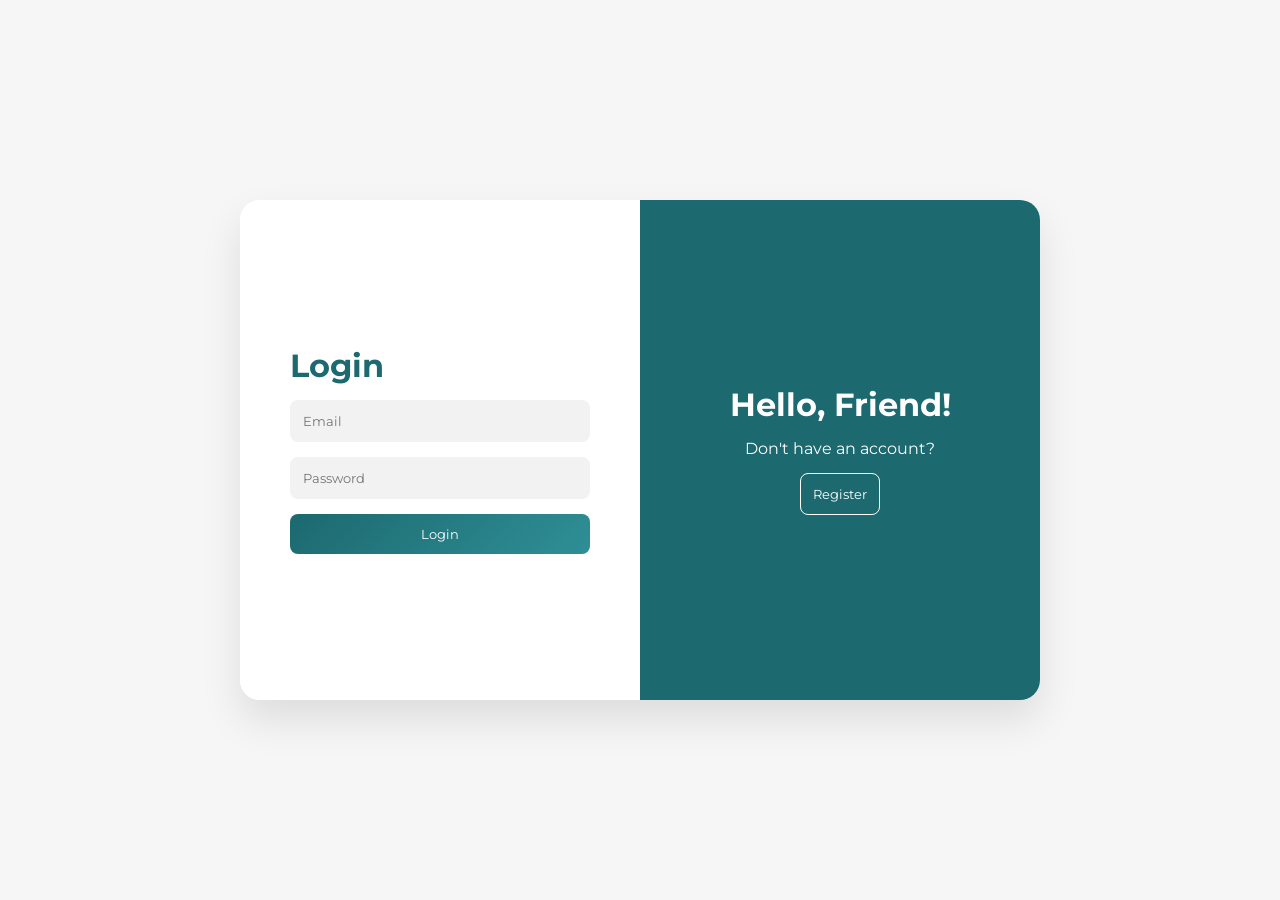
<file: docs/index.html>
<!DOCTYPE html>
<html lang="en">
<head>
  <meta charset="UTF-8">
  <title>Auth UI</title>
  <link rel="stylesheet" href="style.css">
</head>
<body>

<div class="container" id="container">

  <!-- REGISTER -->
  <div class="form-container sign-up">
    <form>
      <h1>Create Account</h1>
      <input type="text" placeholder="Name">
      <input type="email" placeholder="Email">
      <input type="password" placeholder="Password">
      <button>Sign Up</button>
    </form>
  </div>

  <!-- LOGIN -->
  <div class="form-container sign-in">
    <form>
      <h1>Login</h1>
      <input type="email" placeholder="Email">
      <input type="password" placeholder="Password">
      <button>Login</button>
    </form>
  </div>

  <!-- PANEL -->
  <div class="overlay-container">
    <div class="overlay">

      <div class="overlay-panel left">
        <h1>Welcome Back!</h1>
        <p>Already have an account?</p>
        <button id="loginBtn">Login</button>
      </div>

      <div class="overlay-panel right">
        <h1>Hello, Friend!</h1>
        <p>Don't have an account?</p>
        <button id="registerBtn">Register</button>
      </div>

    </div>
  </div>

</div>

<script src="script.js"></script>
</body>
</html>
</file>
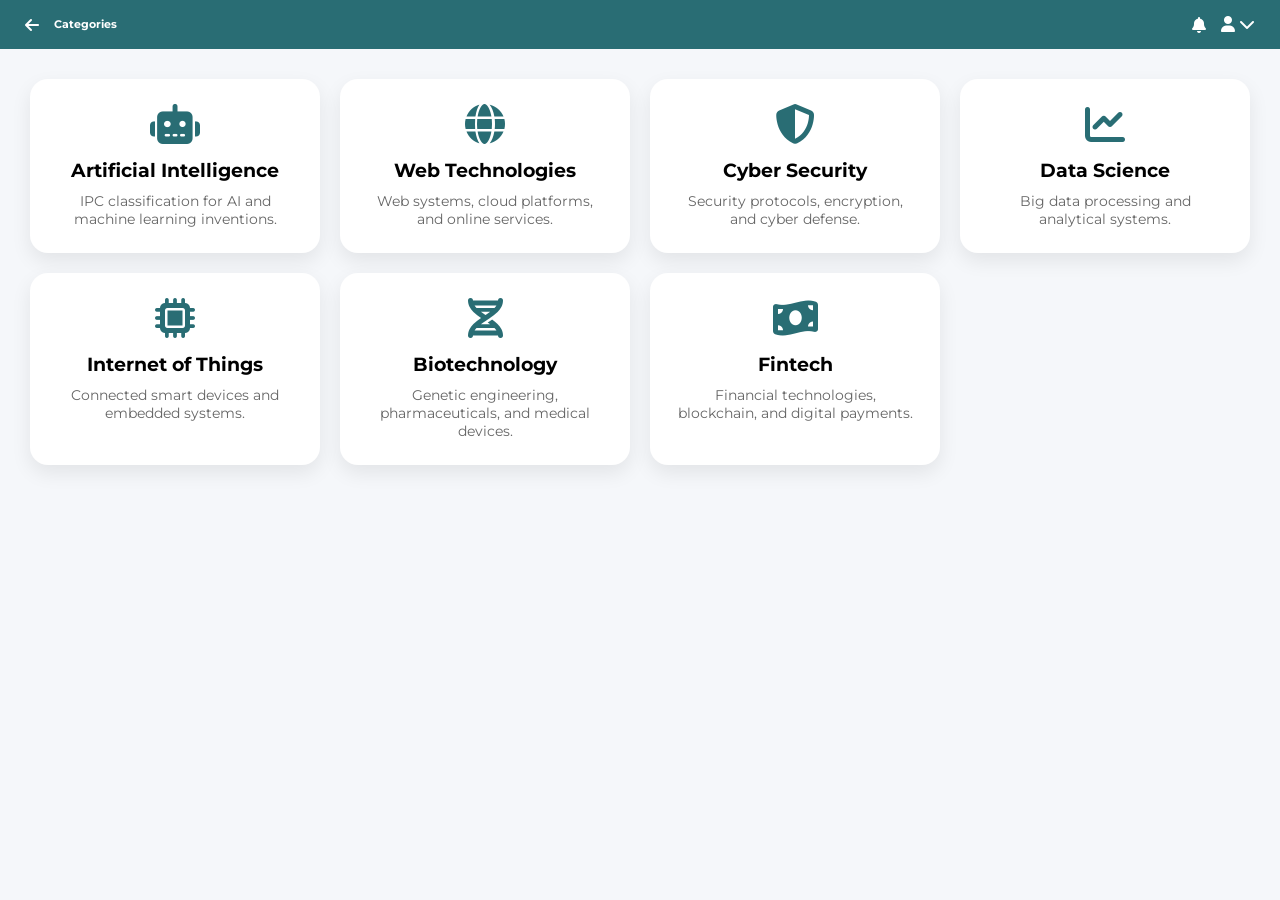
<file: public/categories/categories.html>
<!DOCTYPE html>
<html lang="en">
<head>
    <meta charset="UTF-8">
    <meta name="viewport" content="width=device-width, initial-scale=1.0">
    
    <link rel="stylesheet" href="https://cdnjs.cloudflare.com/ajax/libs/font-awesome/6.4.0/css/all.min.css">
    <link rel="stylesheet" href="categories.css">

    <title>Technical Categorization Engine</title>
</head>

<body>

    <nav class="panel-header">

        <div class="left">
                <i class="fa-solid fa-arrow-left" onclick="goBack()"></i>
            <h6>Categories</h6>
        </div>

        <div class="right">

            <i class="fas fa-bell icon-btn"></i>

            <div class="user icon-btn">
                <i class="fas fa-user"></i>
                <i class="fas fa-chevron-down small"></i>
            </div>

        </div>

    </nav>

    <div class="cards">
        <div class="card" data-target="ai-section">
            <i class="fas fa-robot"></i>

            <h3>Artificial Intelligence</h3>

            <p>
                IPC classification for AI and machine learning inventions.
            </p>
        </div>
        <div class="card" data-target="web-section">
            <i class="fas fa-globe"></i>

            <h3>Web Technologies</h3>

            <p>
                Web systems, cloud platforms, and online services.
            </p>
        </div>

        <div class="card" data-target="security-section">
            <i class="fas fa-shield-halved"></i>

            <h3>Cyber Security</h3>

            <p>
                Security protocols, encryption, and cyber defense.
            </p>
        </div>

        <div class="card" data-target="data-section">
            <i class="fas fa-chart-line"></i>

            <h3>Data Science</h3>

            <p>
                Big data processing and analytical systems.
            </p>
        </div>

        <div class="card" data-target="iot-section">
            <i class="fas fa-microchip"></i>

            <h3>Internet of Things</h3>

            <p>
                Connected smart devices and embedded systems.
            </p>
        </div>

        <div class="card" data-target="biotech-section">
            <i class="fas fa-dna"></i>

            <h3>Biotechnology</h3>

            <p>
                Genetic engineering, pharmaceuticals, and medical devices.
            </p>
        </div>

        <div class="card" data-target="fintech-section">
            <i class="fas fa-money-bill-wave"></i>

            <h3>Fintech</h3>

            <p>
                Financial technologies, blockchain, and digital payments.
            </p>
        </div>

    </div>

    <div class="all_section">

        <div id="ai-section" class="section-card">

            <h2>AI - IPC Categories</h2>

            <div class="content">

                <div class="ipc-item">

                    <p class="code">Code :</p>
                    <h6>G06N</h6>

                    <p class="title">Title :</p>
                    <p>Computer Systems Based on Specific Models</p>

                    <p class="Discription">Description :</p>
                    <p>
                        Covers neural networks, machine learning systems,
                        and artificial intelligence processing models.
                    </p>

                </div>

                <div class="ipc-item">

                    <p class="code">Code :</p>
                    <h6>G06F</h6>

                    <p class="title">Title :</p>
                    <p>Electric Digital Data Processing</p>

                    <p class="Discription">Description :</p>
                    <p>
                        Includes intelligent computing algorithms,
                        software automation, and AI-based processing.
                    </p>

                </div>

            </div>

        </div>

        <div id="web-section" class="section-card">

            <h2>Web Technologies</h2>

            <div class="content">

                <div class="ipc-item">

                    <p class="code">Code :</p>
                    <h6>H04L</h6>

                    <p class="title">Title :</p>
                    <p>Digital Information Transmission</p>

                    <p class="Discription">Description :</p>
                    <p>
                        Covers internet communication systems,
                        networking protocols, and web infrastructure.
                    </p>

                </div>

                <div class="ipc-item">

                    <p class="code">Code :</p>
                    <h6>G06Q</h6>

                    <p class="title">Title :</p>
                    <p>Data Processing Systems</p>

                    <p class="Discription">Description :</p>
                    <p>
                        Includes e-commerce platforms,
                        online transactions, and business web applications.
                    </p>

                </div>

            </div>

        </div>

        <!-- Security Section -->
        <div id="security-section" class="section-card">

            <h2>Cyber Security</h2>

            <div class="content">

                <div class="ipc-item">

                    <p class="code">Code :</p>
                    <h6>H04L 9/00</h6>

                    <p class="title">Title :</p>
                    <p>Cryptographic Mechanisms</p>

                    <p class="Discription">Description :</p>
                    <p>
                        Encryption methods, authentication systems,
                        and secure communication technologies.
                    </p>

                </div>

                <div class="ipc-item">

                    <p class="code">Code :</p>
                    <h6>G06F 21/00</h6>

                    <p class="title">Title :</p>
                    <p>Security Arrangements</p>

                    <p class="Discription">Description :</p>
                    <p>
                        Protection against unauthorized access,
                        malware detection, and cybersecurity systems.
                    </p>

                </div>

            </div>

        </div>

        <!-- Data Section -->
        <div id="data-section" class="section-card">

            <h2>Data Science</h2>

            <div class="content">

                <div class="ipc-item">

                    <p class="code">Code :</p>
                    <h6>G06F 16/00</h6>

                    <p class="title">Title :</p>
                    <p>Information Retrieval</p>

                    <p class="Discription">Description :</p>
                    <p>
                        Database management, search engines,
                        and data indexing technologies.
                    </p>

                </div>

                <div class="ipc-item">

                    <p class="code">Code :</p>
                    <h6>G06Q 10/00</h6>

                    <p class="title">Title :</p>
                    <p>Data Analytics</p>

                    <p class="Discription">Description :</p>
                    <p>
                        Business intelligence systems,
                        predictive analytics, and statistical processing.
                    </p>

                </div>

            </div>

        </div>

        <!-- IoT Section -->
        <div id="iot-section" class="section-card">

            <h2>Internet of Things (IoT)</h2>

            <div class="content">

                <div class="ipc-item">

                    <p class="code">Code :</p>
                    <h6>H04W</h6>

                    <p class="title">Title :</p>
                    <p>Wireless Communication Networks</p>

                    <p class="Discription">Description :</p>
                    <p>
                        Smart connected devices,
                        wireless communication, and IoT networks.
                    </p>

                </div>

                <div class="ipc-item">

                    <p class="code">Code :</p>
                    <h6>G08C</h6>

                    <p class="title">Title :</p>
                    <p>Transmission Systems</p>

                    <p class="Discription">Description :</p>
                    <p>
                        Remote monitoring systems,
                        sensors, and machine-to-machine communication.
                    </p>

                </div>

            </div>

        </div>

        <!-- Biotechnology -->
        <div id="biotech-section" class="section-card">

            <h2>Biotechnology</h2>

            <div class="content">

                <div class="ipc-item">

                    <p class="code">Code :</p>
                    <h6>C12N</h6>

                    <p class="title">Title :</p>
                    <p>Microorganisms or Enzymes</p>

                    <p class="Discription">Description :</p>
                    <p>
                        Genetic engineering, cell fusion,
                        and recombinant DNA technology.
                    </p>

                </div>

                <div class="ipc-item">

                    <p class="code">Code :</p>
                    <h6>A61K</h6>

                    <p class="title">Title :</p>
                    <p>Preparations for Medical Purposes</p>

                    <p class="Discription">Description :</p>
                    <p>
                        Pharmaceuticals, vaccines,
                        and medicinal preparations derived from biotechnological processes.
                    </p>

                </div>

            </div>

        </div>

        <div id="fintech-section" class="section-card">

            <h2>Fintech</h2>

            <div class="content">

                <div class="ipc-item">

                    <p class="code">Code :</p>
                    <h6>G06Q 20/00</h6>

                    <p class="title">Title :</p>
                    <p>Payment Architectures</p>

                    <p class="Discription">Description :</p>
                    <p>
                        Digital payment systems,
                        mobile wallets, and electronic fund transfers.
                    </p>

                </div>

                <div class="ipc-item">

                    <p class="code">Code :</p>
                    <h6>G06Q 40/00</h6>

                    <p class="title">Title :</p>
                    <p>Finance, Insurance, and Trading</p>

                    <p class="Discription">Description :</p>
                    <p>
                        Algorithmic trading, risk management,
                        and blockchain-based financial systems.
                    </p>

                </div>

            </div>

        </div>

    </div>

    <script src="./categories.js"></script>

</body>
</html>
</file>
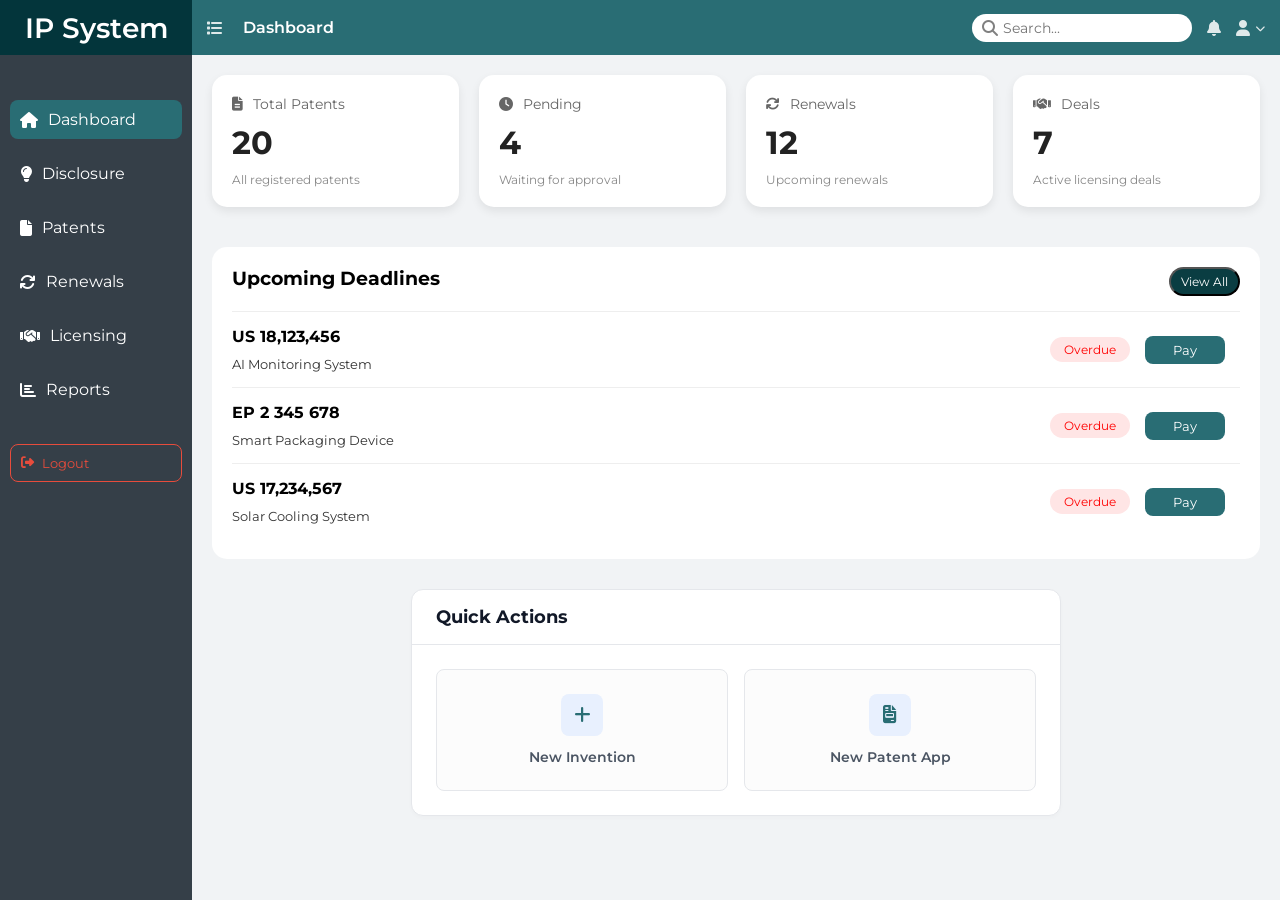
<file: public/disclosure/disclure.html>
<!DOCTYPE html>
<html >
<head>
    <meta charset="UTF-8">
    <meta name="viewport" content="width=device-width, initial-scale=1.0">
    <title>Dashboard - IP System</title>
    <link rel="stylesheet" href="https://cdnjs.cloudflare.com/ajax/libs/font-awesome/6.4.0/css/all.min.css">
    <link rel="stylesheet" href="discolure.css">
</head>
<body>

<div class="container">

    <!-- Sidebar -->
    <div class="sidebar">
        <h2 class="logo">IP System</h2>

        <ul class="menu">
            <li><a href="#" class="active"><i class="fas fa-home"></i> Dashboard</a></li>
            <li><a href="#"><i class="fas fa-lightbulb"></i> Disclosure</a></li>
            <li><a href="#"><i class="fas fa-file"></i> Patents</a></li>
            <li><a href="#"><i class="fas fa-sync"></i> Renewals</a></li>
            <li><a href="#"><i class="fas fa-handshake"></i> Licensing</a></li>
            <li><a href="#"><i class="fas fa-chart-bar"></i> Reports</a></li>
        </ul>

        <button class="logout">
            <i class="fas fa-sign-out-alt"></i>
            Logout
        </button>
    </div>

    <!-- Main Content -->
    <div class="page_structure">

        <!-- Navbar -->
        <nav class="panel-header">
            <div class="left">
                <i class="fas fa-list icon-btn" onclick="toggleSidebar()"></i>
                <h6>Dashboard</h6>
            </div>

            <div class="right">
                <div class="search-box">
                    <i class="fas fa-search"></i>
                    <input type="text" placeholder="Search...">
                </div>
                <i class="fas fa-bell icon-btn"></i>
                <div class="user icon-btn">
                    <i class="fas fa-user"></i>
                    <i class="fas fa-chevron-down small"></i>
                </div>
            </div>
        </nav>

        <!-- Cards -->
        <div class="cards">
            <div class="card">
                <div class="card-top">
                    <i class="fas fa-file-alt"></i>
                    <span>Total Patents</span>
                </div>
                <h1>20</h1>
                <p>All registered patents</p>
            </div>

            <div class="card">
                <div class="card-top">
                    <i class="fas fa-clock"></i>
                    <span>Pending</span>
                </div>
                <h1>4</h1>
                <p>Waiting for approval</p>
            </div>

            <div class="card">
                <div class="card-top">
                    <i class="fas fa-sync"></i>
                    <span>Renewals</span>
                </div>
                <h1>12</h1>
                <p>Upcoming renewals</p>
            </div>

            <div class="card">
                <div class="card-top">
                    <i class="fas fa-handshake"></i>
                    <span>Deals</span>
                </div>
                <h1>7</h1>
                <p>Active licensing deals</p>
            </div>
        </div>

        <!-- Deadlines -->
        <div class="deadlines-box">
            <div class="deadlines-header">
                <h3>Upcoming Deadlines</h3>
                <button class="view-all">View All</button>
            </div>
            <div class="deadline-list">
            </div>
        </div>
<!-- Quick Actions --->
        <div class="quick_action">
            <div class="title_quick">
                <h3>Quick Actions</h3>
            </div>
            <div class="bodyAction">
                <div class="action-card">
                <a href="../inventore/inventore.html">
                        <div class="icon-wrapper">
                        <i class="fa-solid fa-plus"></i>
                    </div>
                </a>
                    <span>New Invention</span>
                </div>



                <div class="action-card">
                    <a href="#">
                    <div class="icon-wrapper">
                        <i class="fa-solid fa-file-invoice"></i>
                    </div>
                    </a>
                    <span>New Patent App</span>
                </div>
            </div>
        </div>

    </div>
</div>

<script src="js.js"></script>

</body>
</html>
</file>
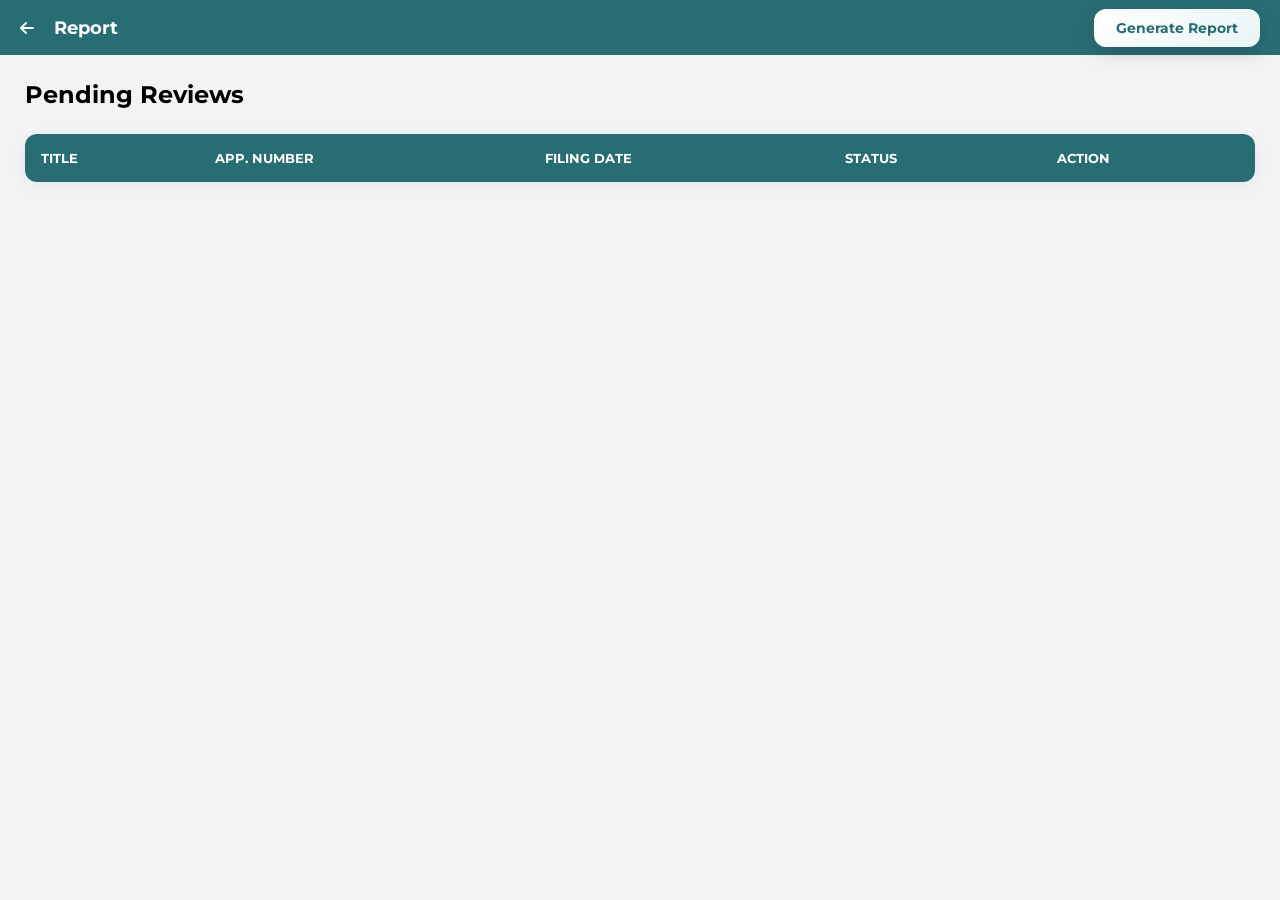
<file: public/report/report.html>
<!DOCTYPE html>
<html lang="en">
<head>
    <meta charset="UTF-8">
    <meta name="viewport" content="width=device-width, initial-scale=1.0">
    <link rel="stylesheet" href="./report.css">
    <link rel="stylesheet" href="https://cdnjs.cloudflare.com/ajax/libs/font-awesome/6.4.0/css/all.min.css">
    <title>Document</title>
</head>
<body>
    <div class="contianer">
                    <nav class="panel-header">
                <div class="left">
                <i class="fa-solid fa-arrow-left" onclick="goBack()"></i>
                    <h2>Report</h2>
                </div>
                <div class="right">
                    <button>Generate Report</button>
                </div>
            </nav>
            <div class="content-wrapper">
                <div class="header-actions">
                    <h2>Pending  Reviews</h2>
                </div>

                <section>
                    <table>
                        <thead>
                            <tr>
                                <th>TITLE</th>
                                <th>APP. NUMBER</th>
                                <th>FILING DATE</th>
                                <th>STATUS</th>
                                <th>ACTION</th>
                            </tr>
                        </thead>
                        <tbody>
                        </tbody>
                    </table>
                </section>
            </div>
    </div>
</body>
</html>
</file>
<file: docs/style.css>
@import url('https://fonts.googleapis.com/css2?family=Montserrat:ital,wght@0,100..900;1,100..900&family=Roboto+Condensed:ital,wght@0,100..900;1,100..900&display=swap');
* {
  margin: 0;
  padding: 0;
  box-sizing: border-box;
  font-family: "Montserrat", sans-serif;
}

body {
  font-family: sans-serif;
  background: #f6f6f6;
  display: flex;
  justify-content: center;
  align-items: center;
  height: 100vh;
}

.container {
  position: relative;
  width: 800px;
  height: 500px;
  background: #fff;
  border-radius: 20px;
  overflow: hidden;
  box-shadow: 0 20px 40px rgba(0,0,0,0.1);
}

/* FORMS */
.form-container {
  position: absolute;
  top: 0;
  height: 100%;
  width: 50%;
  transition: 0.6s ease-in-out;
}

.sign-in {
  left: 0;
  z-index: 2;
}

.sign-up {
  left: 0;
  opacity: 0;
  z-index: 1;
}

/* ACTIVE */
.container.active .sign-in {
  transform: translateX(100%);
}

.container.active .sign-up {
  transform: translateX(100%);
  opacity: 1;
  z-index: 5;
}

/* FORM STYLE */
form {
  background: #fff;
  display: flex;
  flex-direction: column;
  padding: 50px;
  height: 100%;
  justify-content: center;
  gap: 15px;
}

input {
  padding: 12px;
  border-radius: 8px;
  border: 1px solid transparent;
  background: #f2f2f2;
}
input:focus{
    border: 2px solid #1c696f;
  outline: none;

}
form h1{
    color: #1c696f;
}

button {
  padding: 12px;
  border: none;
background: linear-gradient(135deg, #1c696f, #2f8f96);
  color: white;
  border-radius: 8px;
  cursor: pointer;
}

/* OVERLAY */
.overlay-container {
  position: absolute;
  left: 50%;
  width: 50%;
  height: 100%;
  overflow: hidden;
  transition: 0.6s ease-in-out;
}

.container.active .overlay-container {
  transform: translateX(-100%);
}

.overlay {
  background:#1c696f ;
  color: white;
  position: relative;
  left: -100%;
  height: 100%;
  width: 200%;
  display: flex;
  transition: 0.6s ease-in-out;
}

.container.active .overlay {
  transform: translateX(50%);
}

.overlay-panel {
  width: 50%;
  display: flex;
  flex-direction: column;
  justify-content: center;
  align-items: center;
  gap: 15px;
}

.overlay-panel button {
  background: transparent;
  border: 1px solid #fff;
}
.overlay-panel button:hover{
    background-color: #fff;
    color: #1c696f;
}
</file>
<file: public/categories/categories.css>
@import url('https://fonts.googleapis.com/css2?family=Montserrat:wght@100..900&display=swap');

*{
    margin:0;
    padding:0;
    box-sizing:border-box;
    font-family:"Montserrat",sans-serif;
}

body{
    background:#f5f7fa;
}

/* NAVBAR */
.panel-header{
    background:#296d74;
    color:white;
    display:flex;
    justify-content:space-between;
    align-items:center;
    padding:15px 25px;
    position:sticky;
    top:0;
    z-index:1000;
}

.left,.right{
    display:flex;
    align-items:center;
    gap:15px;
}

.icon-btn{
    cursor:pointer;
}

.search-box{
    display:flex;
    align-items:center;
    background:white;
    border-radius:25px;
    padding:8px 15px;
}

.search-box input{
    border:none;
    outline:none;
    margin-left:8px;
}
.fa-arrow-left{
    cursor: pointer;
}
/* TOP CARDS */
.cards{
    display:grid;
    grid-template-columns:repeat(auto-fit,minmax(250px,1fr));
    gap:20px;
    padding:30px;
}

.card{
    background:white;
    padding:25px;
    border-radius:18px;
    text-align:center;
    box-shadow:0 8px 20px rgba(0,0,0,.08);
    cursor:pointer;
    transition:.3s;
}

.card:hover{
    transform:translateY(-8px);
}

.card i{
    font-size:40px;
    color:#296d74;
    margin-bottom:15px;
}

.card h3{
    margin-bottom:10px;
}

.card p{
    color:#666;
    font-size:14px;
}

/* SECTIONS */
.all_section{
    padding:20px;
}

.section-card{
    display: none;
    background:white;
    margin-bottom:30px;
    padding:25px;
    border-radius:18px;
    box-shadow:0 8px 20px rgba(0,0,0,.08);
}
.section-card.active{
    display:block;
}

.section-card h2{
    margin-bottom:20px;
    color:#296d74;
}

/* IPC ITEMS */
.content{
    display:grid;
    grid-template-columns:repeat(auto-fit,minmax(280px,1fr));
    gap:20px;
}

.ipc-item{
    background:#f9fbfc;
    padding:20px;
    border-radius:15px;
    border-left:5px solid #296d74;
    transition:.3s;
}

.ipc-item:hover{
    transform:translateY(-5px);
}

.code{
    font-weight:700;
    color:black !important;
}

.title,
.Discription{
    font-weight:600;
    margin-top:12px;
    color:#296d74;
}

.ipc-item h6{
    font-size:18px;
    margin:10px 0;
}

.ipc-item p{
    color:#444;
    line-height:1.6;
}
</file>
<file: public/disclosure/discolure.css>
@import url('https://fonts.googleapis.com/css2?family=Montserrat:ital,wght@0,100..900;1,100..900&family=Roboto+Condensed:ital,wght@0,100..900;1,100..900&display=swap');
* {
    margin: 0;
    padding: 0;
    box-sizing: border-box;
     font-family: "Montserrat", sans-serif;
}

html, body {
    height: 100%;
    background-color: #f1f3f5;

}

/* ================= Layout ================= */
.container {
    display: flex;
    min-height: 100vh;
}

/* Sidebar */
.sidebar {
    background-color: #353f48;
    width: 15vw;
    height: 100vh;
    position: fixed;
    top: 0;
    left: 0;
    display: flex;
    flex-direction: column;
    transition: all 0.3s ease;
    z-index: 1000;
    overflow-y: auto;
}
.container.closed .sidebar {
    transform: translateX(-100%);
}
.container.closed .page_structure {
    margin-left: 0;
    width: 100%;
}

/* Logo */
.logo {
    background-color: #03353b;
    color: white;
    display: flex;
    justify-content: center;
    align-items: center;
    height: 55px;
    margin-bottom: 30px;
    text-align: center;
    font-weight: 600;
    font-size: 28px;
}

/* Menu */
.menu {
    list-style: none;
    padding: 0 10px;
}

.menu li {
    margin: 15px 0;
}

.menu a {
    color: white;
    text-decoration: none;
    display: flex;
    align-items: center;
    gap: 10px;
    padding: 10px;
    border-radius: 8px;
    transition: 0.3s;
}

.menu a:hover,
.menu a.active {
    background-color: #296d74;
}

/* Logout */
.logout {
    margin-top: auto;
    margin: 20px 10px;
    padding: 10px;
    border: 1px solid #e74c3c;
    background: transparent;
    color: #e74c3c;
    border-radius: 8px;
    cursor: pointer;
    display: flex;
    align-items: center;
    gap: 8px;
    transition: 0.3s;
}

.logout:hover {
    background: #e74c3c;
    color: white;
}

/* Main Content */
.page_structure {
    margin-left: 15vw;
    width: calc(100% - 15vw);
    min-height: 100vh;
    transition: all 0.3s ease;
    padding-bottom: 40px;
}

/* Navbar */
.panel-header {
    background-color: #296d74;
    color: white;
    display: flex;
    justify-content: space-between;
    align-items: center;
    height: 55px;
    position: sticky;
    top: 0;
    z-index: 900;
}

.left, .right {
    display: flex;
    align-items: center;
    gap: 20px;
    padding: 0 15px;
}

.icon-btn {
    cursor: pointer;
    opacity: 0.85;
    transition: 0.2s;
}

.icon-btn:hover {
    opacity: 1;
}

h6 {
    font-size: 16px;
    font-weight: 600;
}

.user {
    display: flex;
    align-items: center;
    gap: 5px;
}

.small {
    font-size: 10px;
}

/* Search */
.search-box {
    display: flex;
    align-items: center;
    background: white;
    border-radius: 20px;
    padding: 5px 10px;
    width: 220px;
}

.search-box i {
    color: gray;
    margin-right: 5px;
}

.search-box input {
    border: none;
    outline: none;
    font-size: 14px;
    width: 100%;
    background: transparent;
}

/* Cards */
.cards {
    display: grid;
    grid-template-columns: repeat(auto-fit, minmax(220px, 1fr));
    gap: 20px;
    padding: 20px;
}

.card {
    background: white;
    padding: 20px;
    border-radius: 15px;
    box-shadow: 0 4px 10px rgba(0,0,0,0.08);
    transition: 0.3s;
}

.card:hover {
    transform: translateY(-5px);
}

.card-top {
    display: flex;
    align-items: center;
    gap: 10px;
    color: #666;
    font-size: 14px;
}

.card h1 {
    font-size: 32px;
    margin: 10px 0;
    color: #222;
}

.card p {
    font-size: 12px;
    color: #888;
}

/* Deadlines */
.deadlines-box {
    background: white;
    margin: 20px;
    padding: 20px;
    border-radius: 15px;
}

.deadlines-header {
    display: flex;
    justify-content: space-between;
    margin-bottom: 15px;
}
.deadlines-header button{
    background-color: #0a3d42;
    color: #fff;
    padding: 5px 10px;
    border-radius: 20px;
    font-size: 12px;
    cursor: pointer;
}
.deadlines-header button:hover{
    color: #0a3d42;
    background-color: #fff;
}
.deadline-item {
    display: flex;
    justify-content: space-between;
    align-items: center;
    padding: 15px 0;
    border-top: 1px solid #eee;
}
.deadline-item p{
    margin-top: 10px;
    color: #333;
    font-size: 13px;
}
.right {
    display: flex;
    justify-content: flex-end; 
    gap: 15px;                 
    align-items: center;
}

.status {
    padding: 5px 10px;
    border-radius: 20px;
    font-size: 12px;
    
    display: inline-block; 
    width: 80px;   
    text-align: center;  
}

/* colors */
.red {
    background: #ffe5e5;
    color: red;
}

.orange {
    background: #fff4e5;
    color: orange;
}

.blue {
    background: #e5f0ff;
    color: blue;
}

.pay {
    background: #296d74;
    color: white;
    border: none;
    padding: 6px 12px;
    border-radius: 8px;
    cursor: pointer;
    
    width: 80px;           
    text-align: center;
    display: inline-block;
}


/* Quick Actions */
.quick_action {
    background-color: #ffffff;
    border: 1px solid #e5e7eb;
    border-radius: 12px;
    box-shadow: 0 2px 4px rgba(0,0,0,0.02);
    margin: 30px auto;
    max-width: 650px;
    width: 90%;
}

.title_quick {
    padding: 16px 24px;
    border-bottom: 1px solid #e5e7eb;
}

.title_quick h3 {
    margin: 0;
    font-size: 18px;
    color: #111827;
    font-weight: 700;
}

.bodyAction {
    display: flex;
    gap: 16px;
    padding: 24px;
    justify-content: center;
    flex-wrap: wrap;
}

.action-card {
    flex: 1;
    min-width: 160px;
    background-color: #fcfcfc;
    border: 1px solid #e5e7eb;
    border-radius: 8px;
    padding: 24px 16px;
    display: flex;
    flex-direction: column;
    align-items: center;
    justify-content: center;
    gap: 12px;
    cursor: pointer;
    transition: all 0.2s ease-in-out;
}
.action-card a{
    text-decoration: none;
}

.action-card:hover {
    border-color: #d1d5db;
    background-color: #ffffff;
    box-shadow: 0 4px 6px rgba(0,0,0,0.05);
}

.icon-wrapper {
    background-color: #e8f0fe;
    color: #296d74;
    width: 42px;
    height: 42px;
    border-radius: 8px;
    display: flex;
    align-items: center;
    justify-content: center;
    font-size: 18px;
}

.action-card span {
    font-size: 14px;
    color: #4b5563;
    font-weight: 600;
    text-align: center;
}

/* Responsive */
@media (max-width: 992px) {
    .sidebar {
        display: none;
    }
    .page_structure {
        width: 100%;
    }

}
</file>
<file: public/report/report.css>
@import url('https://fonts.googleapis.com/css2?family=Montserrat:ital,wght@0,100..900;1,100..900&family=Roboto+Condensed:ital,wght@0,100..900;1,100..900&display=swap');
* {
    margin: 0;
    padding: 0;
    box-sizing: border-box;
     font-family: "Montserrat", sans-serif;
}

html, body {
    height: 100%;
    background-color: #f1f3f5;

}

.panel-header{
    background-color: #296d74;
    color: white;
    display: flex;
    justify-content: space-between;
    align-items: center;
    height: 55px;
    position: sticky;
    top: 0;
    z-index: 999;
}

.left,
.right{
    display: flex;
    align-items: center;
    gap: 20px;
    padding: 0 20px;
}
.right button{
    padding: 10px 22px;
    border: none;
    outline: none;
    border-radius: 12px;
    background: linear-gradient(135deg, #ffffff, #e9f5f6);
    color: #296d74;
    font-size: 14px;
    font-weight: 700;
    cursor: pointer;
    transition: all 0.3s ease;
    box-shadow: 0 6px 18px rgba(0,0,0,0.15);
    display: flex;
    align-items: center;
    gap: 10px;
}

.right button:hover{
    transform: translateY(-2px);
    box-shadow: 0 10px 22px rgba(0,0,0,0.2);
    background: linear-gradient(135deg, #ffffff, #dff3f5);
}

.right button:active{
    transform: scale(0.96);
}
.icon-btn{
    cursor: pointer;
    transition: 0.2s;
    opacity: 0.85;
}

.icon-btn:hover{
    opacity: 1;
}

.left h2{
    font-size: 18px;
    font-weight: 700;
}
.content-wrapper {
  padding: 25px;
  flex: 1;
}

.header-actions {
  display: flex;
  justify-content: space-between;
  align-items: center;
  margin-bottom: 25px;
}
section{
    width: 100%;
    background-color: #fff;
    padding: 0;
    border-radius: 12px;
    overflow: hidden;
    box-shadow: 0 4px 15px rgba(0,0,0,0.05);

}
table{
    width: 100%;
    border-collapse: collapse;
    min-width: 850px;
}

thead{
    background: #296d74;
    border-radius: 20px;

}

th{
    color: white;
    padding: 16px;
    font-size: 13px;
    text-transform: uppercase;
    text-align: left;
}

td{
    padding: 16px;
    border-bottom: 1px solid #eee;
    font-size: 14px;
    color: #444;
}

tbody tr:hover{
    background-color: #f7fbfc;
}
</file>
